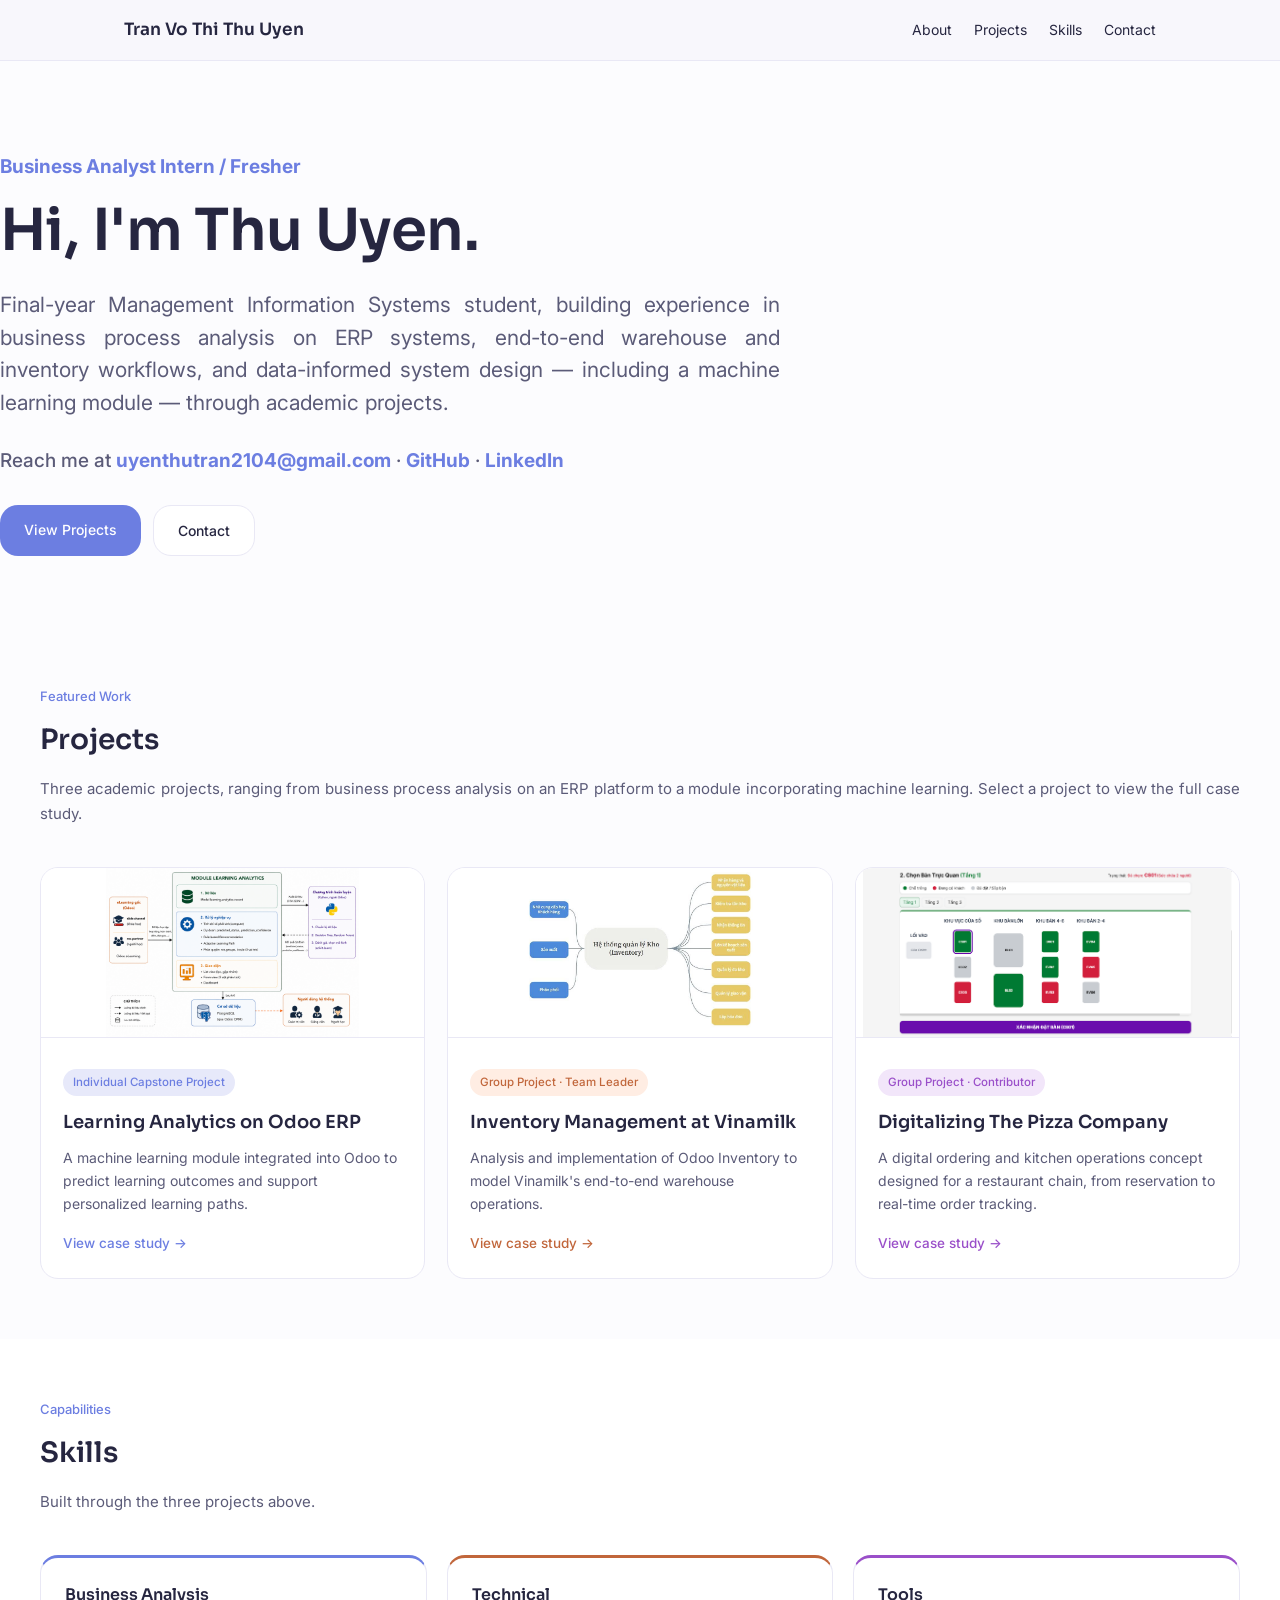
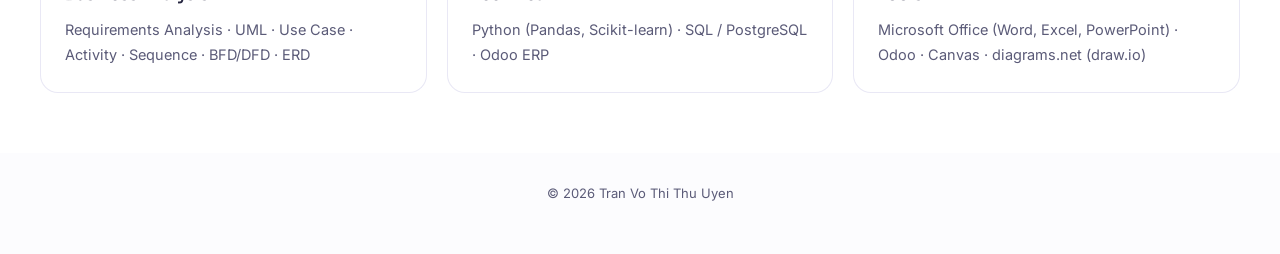
<file: index.html>
<!DOCTYPE html>
<html lang="en">
<head>
<meta charset="UTF-8">
<meta name="viewport" content="width=device-width, initial-scale=1.0">
<title>Tran Vo Thi Thu Uyen | Business Analyst Portfolio</title>
<link rel="preconnect" href="https://fonts.googleapis.com">
<link rel="preconnect" href="https://fonts.gstatic.com" crossorigin>
<link href="https://fonts.googleapis.com/css2?family=Sora:wght@500;600;700&family=Inter:wght@400;500;600&display=swap" rel="stylesheet">
<link rel="stylesheet" href="styles.css">
</head>
<body>

<nav>
  <div class="nav-inner">
    <a class="nav-name" href="index.html">Tran Vo Thi Thu Uyen</a>
    <div class="nav-links">
      <a href="#about">About</a>
      <a href="#projects">Projects</a>
      <a href="#skills">Skills</a>
      <a href="#contact">Contact</a>
    </div>
  </div>
</nav>

<header class="hero container" id="about">
  <p class="eyebrow">Business Analyst Intern / Fresher</p>
  <h1>Hi, I'm Thu Uyen.</h1>
  <p class="tagline">Final-year Management Information Systems student, building experience in business process analysis on ERP systems, end-to-end warehouse and inventory workflows, and data-informed system design &mdash; including a machine learning module &mdash; through academic projects.</p>
  <p class="contact-line" id="contact">Reach me at <a href="mailto:uyenthutran2104@gmail.com">uyenthutran2104@gmail.com</a> &middot; <a href="https://github.com/thuuyen23003-blip" target="_blank" rel="noopener">GitHub</a> &middot; <a href="https://www.linkedin.com/in/uyen-tran-vo-thi-thu-7167b03a8/" target="_blank" rel="noopener">LinkedIn</a></p>
  <div class="cta-row">
    <a class="cta primary" href="#projects">View Projects</a>
    <a class="cta secondary" href="mailto:uyenthutran2104@gmail.com">Contact</a>
  </div>
</header>

<section id="projects">
  <div class="container">
    <p class="section-eyebrow">Featured Work</p>
    <h2>Projects</h2>
    <p class="section-intro">Three academic projects, ranging from business process analysis on an ERP platform to a module incorporating machine learning. Select a project to view the full case study.</p>

    <div class="project-grid">

      <a class="project-card p1" href="projects/learning-analytics.html">
        <img class="thumb" src="images/learning-analytics/01-kien-truc-tong-the.png" alt="Learning Analytics on Odoo ERP">
        <div class="card-body">
          <span class="case-tag">Individual Capstone Project</span>
          <h3>Learning Analytics on Odoo ERP</h3>
          <p>A machine learning module integrated into Odoo to predict learning outcomes and support personalized learning paths.</p>
          <span class="view-link">View case study &rarr;</span>
        </div>
      </a>

      <a class="project-card p2" href="projects/vinamilk-inventory.html">
        <img class="thumb" src="images/vinamilk-inventory/01-so-do-tong-quan-inventory.jpg" alt="Inventory Management at Vinamilk">
        <div class="card-body">
          <span class="case-tag">Group Project &middot; Team Leader</span>
          <h3>Inventory Management at Vinamilk</h3>
          <p>Analysis and implementation of Odoo Inventory to model Vinamilk's end-to-end warehouse operations.</p>
          <span class="view-link">View case study &rarr;</span>
        </div>
      </a>

      <a class="project-card p3" href="projects/pizza-company.html">
        <img class="thumb" src="images/pizza-company/01b-dat-ban-chon-ban-theo-so-do.png" alt="Digitalizing The Pizza Company">
        <div class="card-body">
          <span class="case-tag">Group Project &middot; Contributor</span>
          <h3>Digitalizing The Pizza Company</h3>
          <p>A digital ordering and kitchen operations concept designed for a restaurant chain, from reservation to real-time order tracking.</p>
          <span class="view-link">View case study &rarr;</span>
        </div>
      </a>

    </div>
  </div>
</section>

<section class="alt" id="skills">
  <div class="container">
    <p class="section-eyebrow">Capabilities</p>
    <h2>Skills</h2>
    <p class="section-intro">Built through the three projects above.</p>
    <div class="skills-grid">
      <div class="skill-card sk1">
        <h4>Business Analysis</h4>
        <p>Requirements Analysis &middot; UML &middot; Use Case &middot; Activity &middot; Sequence &middot; BFD/DFD &middot; ERD</p>
      </div>
      <div class="skill-card sk2">
        <h4>Technical</h4>
        <p>Python (Pandas, Scikit-learn) &middot; SQL / PostgreSQL &middot; Odoo ERP</p>
      </div>
      <div class="skill-card sk3">
        <h4>Tools</h4>
        <p>Microsoft Office (Word, Excel, PowerPoint) &middot; Odoo &middot; Canvas &middot; diagrams.net (draw.io)</p>
      </div>
    </div>
  </div>
</section>

<footer>
  &copy; 2026 Tran Vo Thi Thu Uyen
</footer>

</body>
</html>
</file>
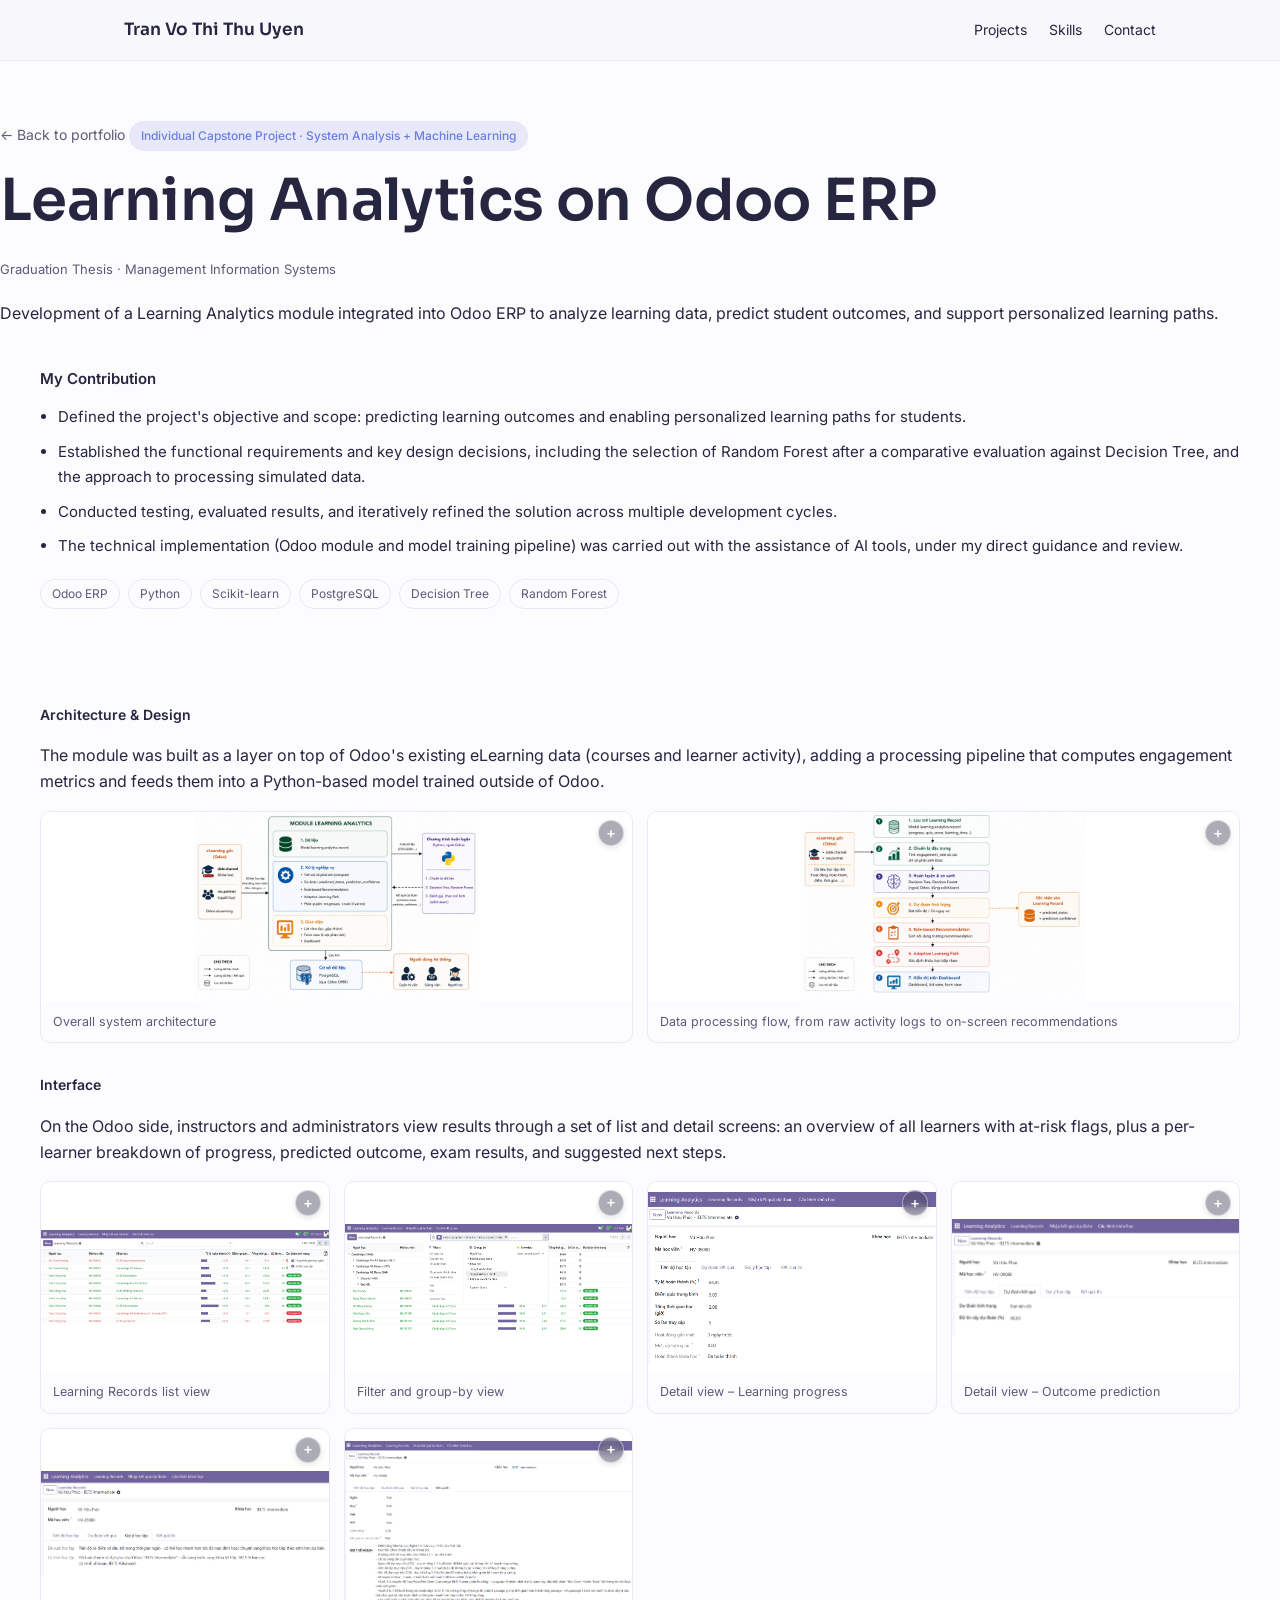
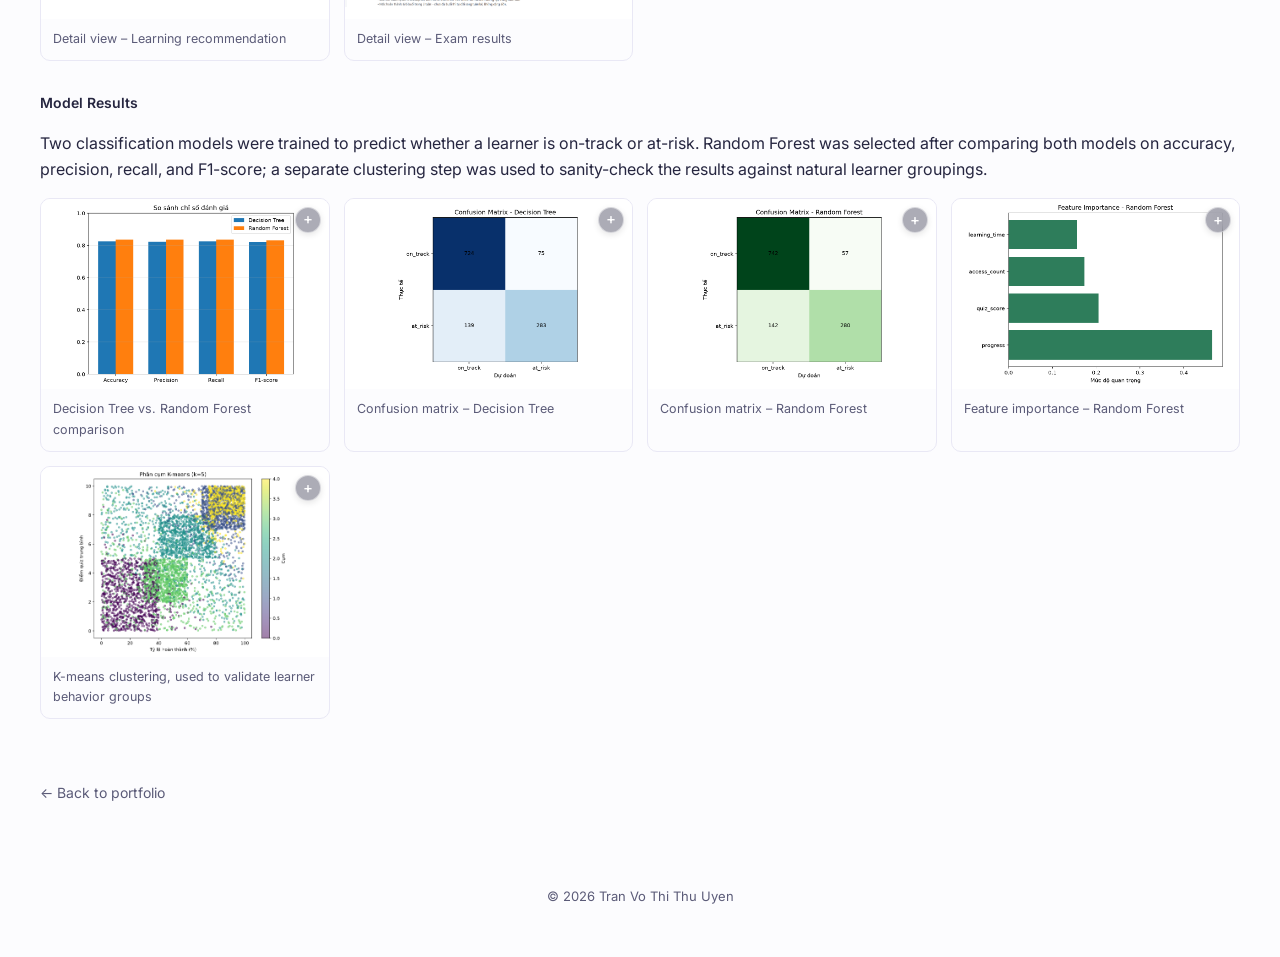
<file: projects/learning-analytics.html>
<!DOCTYPE html>
<html lang="en">
<head>
<meta charset="UTF-8">
<meta name="viewport" content="width=device-width, initial-scale=1.0">
<title>Learning Analytics on Odoo ERP | Tran Vo Thi Thu Uyen</title>
<link rel="preconnect" href="https://fonts.googleapis.com">
<link rel="preconnect" href="https://fonts.gstatic.com" crossorigin>
<link href="https://fonts.googleapis.com/css2?family=Sora:wght@500;600;700&family=Inter:wght@400;500;600&display=swap" rel="stylesheet">
<link rel="stylesheet" href="../styles.css">
</head>
<body class="theme-p1">

<nav>
  <div class="nav-inner">
    <a class="nav-name" href="../index.html">Tran Vo Thi Thu Uyen</a>
    <div class="nav-links">
      <a href="../index.html#projects">Projects</a>
      <a href="../index.html#skills">Skills</a>
      <a href="../index.html#contact">Contact</a>
    </div>
  </div>
</nav>

<header class="case-header container">
  <a class="back-link" href="../index.html">&larr; Back to portfolio</a>
  <span class="case-tag">Individual Capstone Project &middot; System Analysis + Machine Learning</span>
  <h1>Learning Analytics on Odoo ERP</h1>
  <p class="case-meta">Graduation Thesis &middot; Management Information Systems</p>
  <p class="desc">Development of a Learning Analytics module integrated into Odoo ERP to analyze learning data, predict student outcomes, and support personalized learning paths.</p>
</header>

<div class="container">
  <div class="case-block" style="padding-top:10px;">
    <h4>My Contribution</h4>
    <ul class="contribution-list">
      <li>Defined the project's objective and scope: predicting learning outcomes and enabling personalized learning paths for students.</li>
      <li>Established the functional requirements and key design decisions, including the selection of Random Forest after a comparative evaluation against Decision Tree, and the approach to processing simulated data.</li>
      <li>Conducted testing, evaluated results, and iteratively refined the solution across multiple development cycles.</li>
      <li>The technical implementation (Odoo module and model training pipeline) was carried out with the assistance of AI tools, under my direct guidance and review.</li>
    </ul>
    <div class="stack-tags">
      <span>Odoo ERP</span><span>Python</span><span>Scikit-learn</span><span>PostgreSQL</span><span>Decision Tree</span><span>Random Forest</span>
    </div>
  </div>

  <div class="case-block">
    <p class="subgroup-label">Architecture &amp; Design</p>
    <p>The module was built as a layer on top of Odoo's existing eLearning data (courses and learner activity), adding a processing pipeline that computes engagement metrics and feeds them into a Python-based model trained outside of Odoo.</p>
    <div class="gallery">
      <figure><img src="../images/learning-analytics/01-kien-truc-tong-the.png" alt="Overall system architecture" loading="lazy"><figcaption>Overall system architecture</figcaption></figure>
      <figure><img src="../images/learning-analytics/02-luong-xu-ly-du-lieu.png" alt="Data processing flow" loading="lazy"><figcaption>Data processing flow, from raw activity logs to on-screen recommendations</figcaption></figure>
    </div>

    <p class="subgroup-label">Interface</p>
    <p>On the Odoo side, instructors and administrators view results through a set of list and detail screens: an overview of all learners with at-risk flags, plus a per-learner breakdown of progress, predicted outcome, exam results, and suggested next steps.</p>
    <div class="gallery">
      <figure><img src="../images/learning-analytics/03-giao-dien-danh-sach.png" alt="Learning Records list view" loading="lazy"><figcaption>Learning Records list view</figcaption></figure>
      <figure><img src="../images/learning-analytics/12-giao-dien-bo-loc-va-gop-nhom.png" alt="Filter and group-by view" loading="lazy"><figcaption>Filter and group-by view</figcaption></figure>
      <figure><img src="../images/learning-analytics/04-giao-dien-tien-do-hoc-tap.png" alt="Learning progress detail view" loading="lazy"><figcaption>Detail view &ndash; Learning progress</figcaption></figure>
      <figure><img src="../images/learning-analytics/05-giao-dien-du-doan-ket-qua.png" alt="Outcome prediction detail view" loading="lazy"><figcaption>Detail view &ndash; Outcome prediction</figcaption></figure>
      <figure><img src="../images/learning-analytics/10-giao-dien-goi-y-hoc-tap.png" alt="Learning recommendation view" loading="lazy"><figcaption>Detail view &ndash; Learning recommendation</figcaption></figure>
      <figure><img src="../images/learning-analytics/11-giao-dien-ket-qua-thi.png" alt="Exam results view" loading="lazy"><figcaption>Detail view &ndash; Exam results</figcaption></figure>
    </div>

    <p class="subgroup-label">Model Results</p>
    <p>Two classification models were trained to predict whether a learner is on-track or at-risk. Random Forest was selected after comparing both models on accuracy, precision, recall, and F1-score; a separate clustering step was used to sanity-check the results against natural learner groupings.</p>
    <div class="gallery">
      <figure><img src="../images/learning-analytics/06-so-sanh-chi-so-mo-hinh.png" alt="Model metric comparison" loading="lazy"><figcaption>Decision Tree vs. Random Forest comparison</figcaption></figure>
      <figure><img src="../images/learning-analytics/07-confusion-matrix-decision-tree.png" alt="Confusion matrix Decision Tree" loading="lazy"><figcaption>Confusion matrix &ndash; Decision Tree</figcaption></figure>
      <figure><img src="../images/learning-analytics/08-confusion-matrix-random-forest.png" alt="Confusion matrix Random Forest" loading="lazy"><figcaption>Confusion matrix &ndash; Random Forest</figcaption></figure>
      <figure><img src="../images/learning-analytics/09-feature-importance.png" alt="Feature importance" loading="lazy"><figcaption>Feature importance &ndash; Random Forest</figcaption></figure>
      <figure><img src="../images/learning-analytics/13-ket-qua-kmeans.png" alt="K-means clustering result" loading="lazy"><figcaption>K-means clustering, used to validate learner behavior groups</figcaption></figure>
    </div>
  </div>

  <div class="case-block">
    <a class="back-link" href="../index.html">&larr; Back to portfolio</a>
  </div>
</div>

<footer>&copy; 2026 Tran Vo Thi Thu Uyen</footer>

<script src="../lightbox.js"></script>
</body>
</html>
</file>
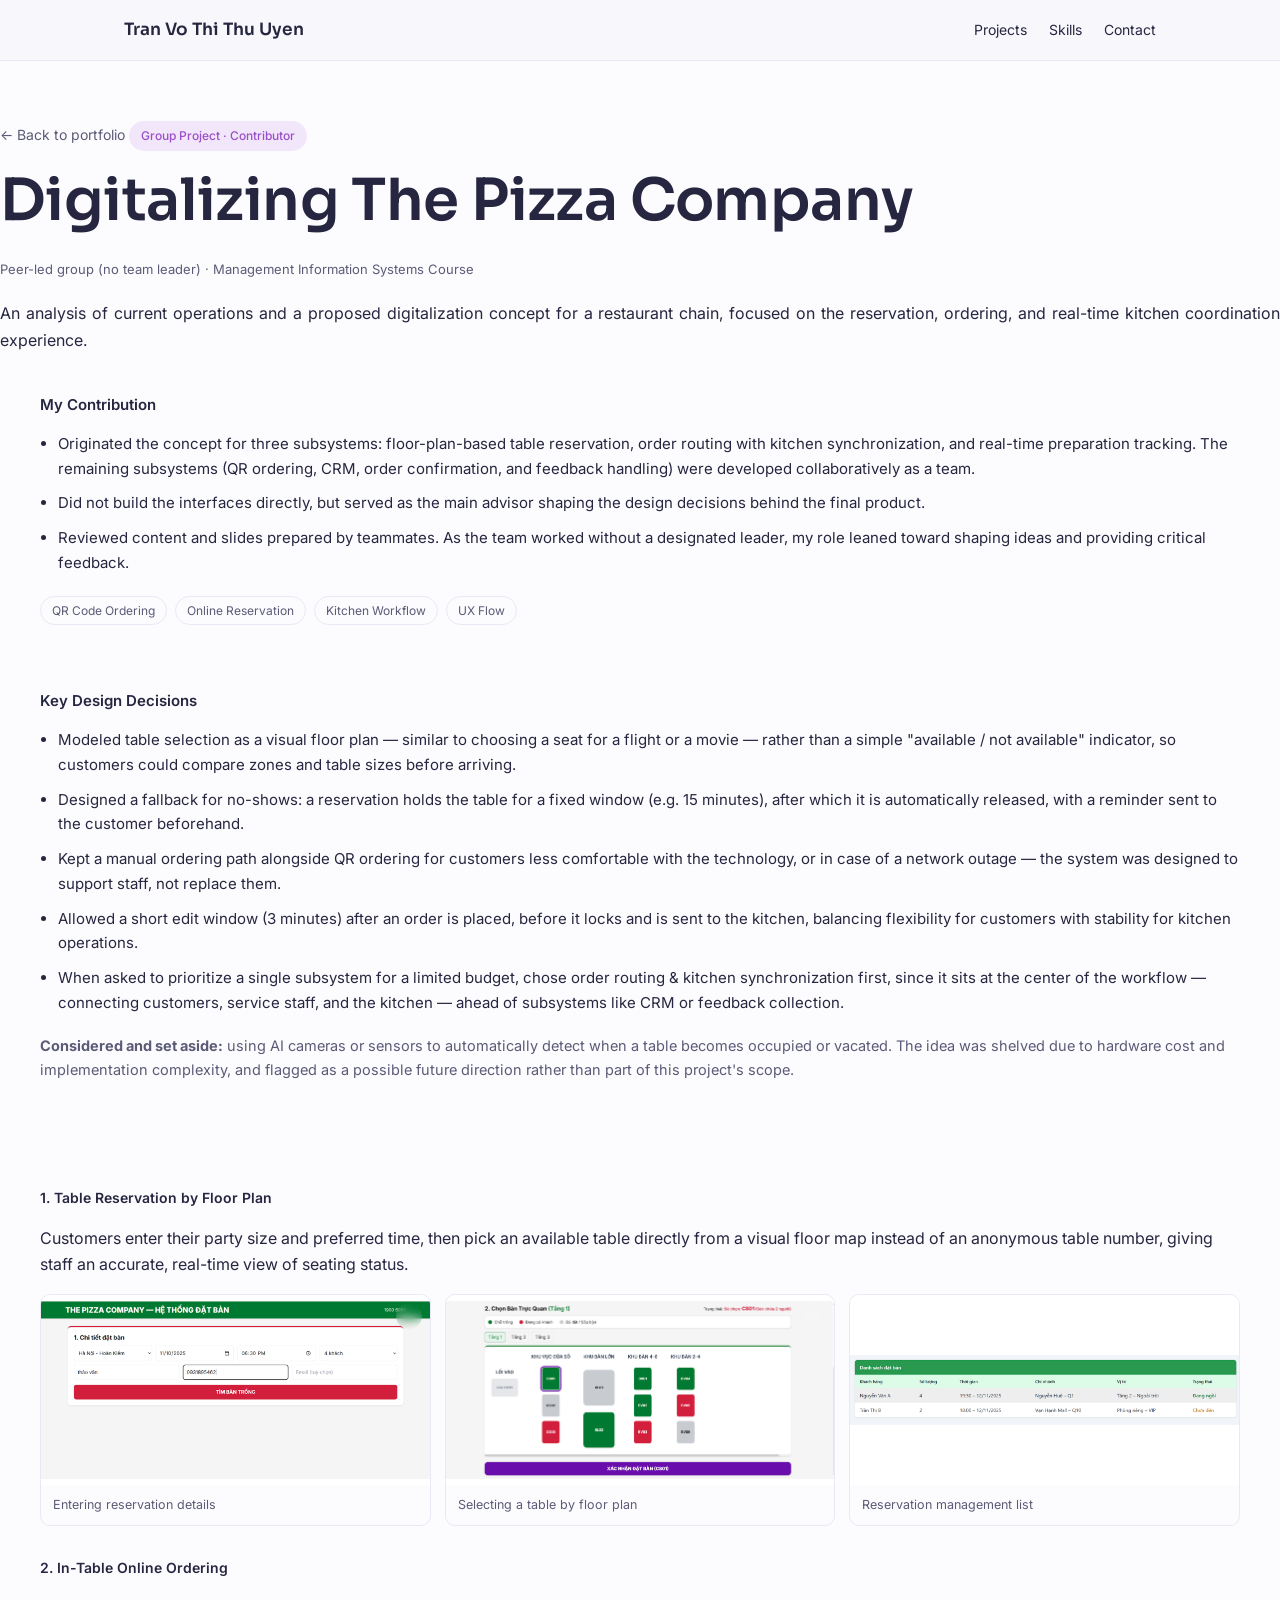
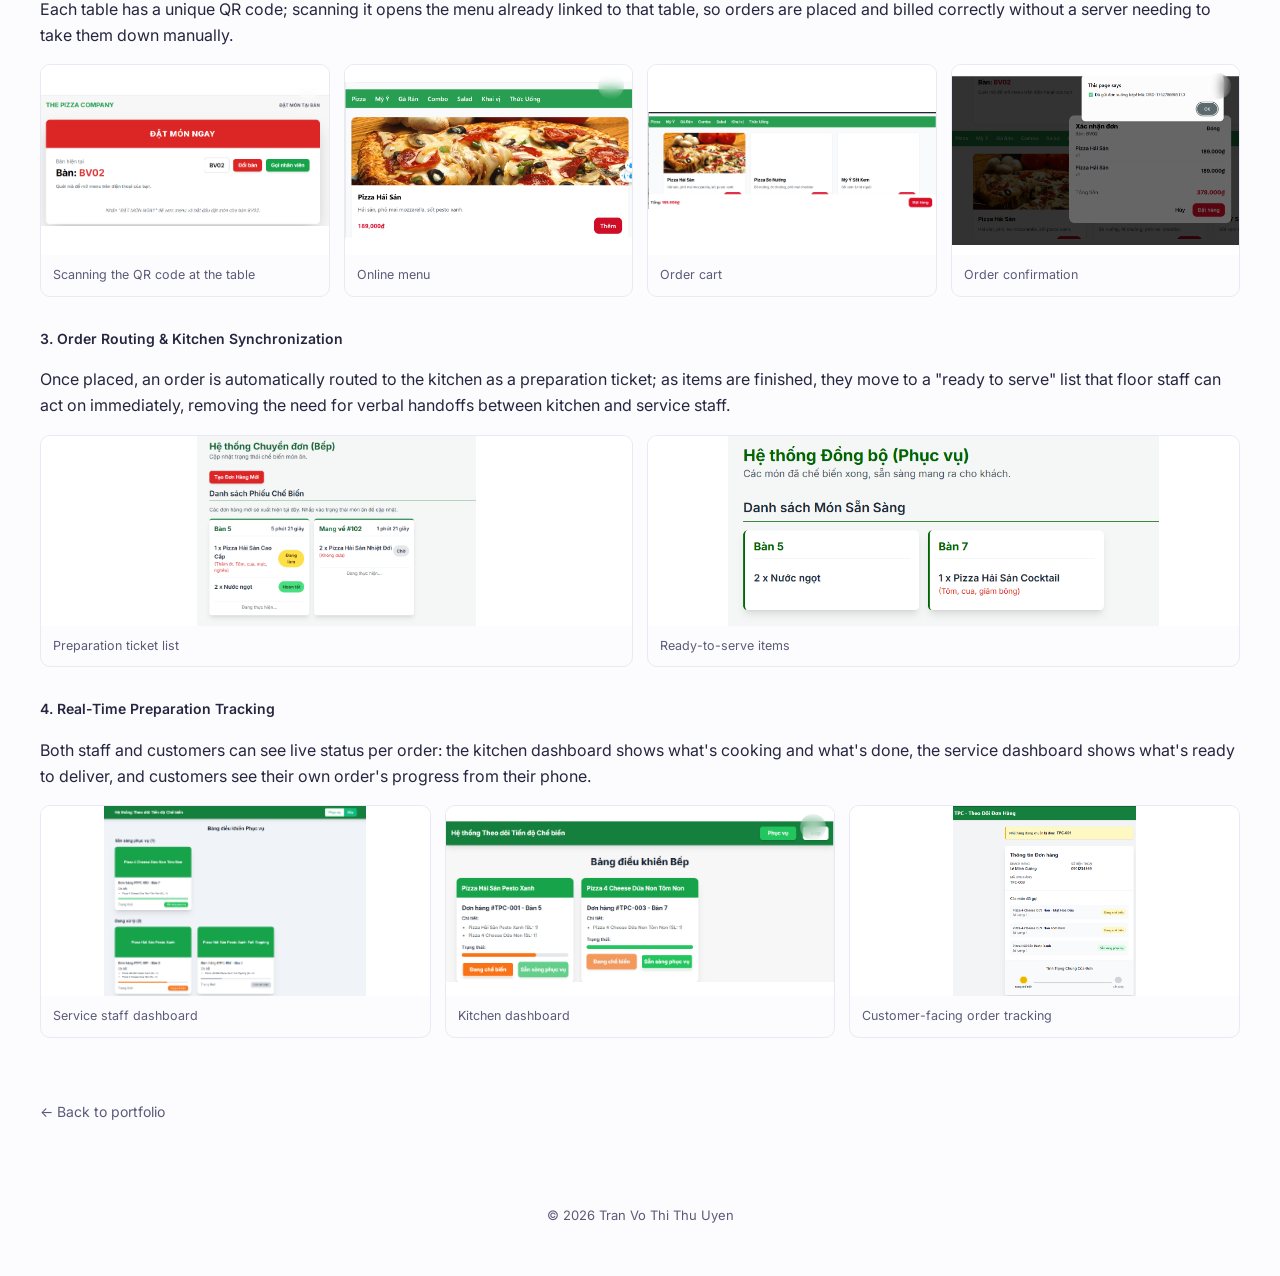
<file: projects/pizza-company.html>
<!DOCTYPE html>
<html lang="en">
<head>
<meta charset="UTF-8">
<meta name="viewport" content="width=device-width, initial-scale=1.0">
<title>Digitalizing The Pizza Company | Tran Vo Thi Thu Uyen</title>
<link rel="preconnect" href="https://fonts.googleapis.com">
<link rel="preconnect" href="https://fonts.gstatic.com" crossorigin>
<link href="https://fonts.googleapis.com/css2?family=Sora:wght@500;600;700&family=Inter:wght@400;500;600&display=swap" rel="stylesheet">
<link rel="stylesheet" href="../styles.css">
</head>
<body class="theme-p3">

<nav>
  <div class="nav-inner">
    <a class="nav-name" href="../index.html">Tran Vo Thi Thu Uyen</a>
    <div class="nav-links">
      <a href="../index.html#projects">Projects</a>
      <a href="../index.html#skills">Skills</a>
      <a href="../index.html#contact">Contact</a>
    </div>
  </div>
</nav>

<header class="case-header container">
  <a class="back-link" href="../index.html">&larr; Back to portfolio</a>
  <span class="case-tag">Group Project &middot; Contributor</span>
  <h1>Digitalizing The Pizza Company</h1>
  <p class="case-meta">Peer-led group (no team leader) &middot; Management Information Systems Course</p>
  <p class="desc">An analysis of current operations and a proposed digitalization concept for a restaurant chain, focused on the reservation, ordering, and real-time kitchen coordination experience.</p>
</header>

<div class="container">
  <div class="case-block" style="padding-top:10px;">
    <h4>My Contribution</h4>
    <ul class="contribution-list">
      <li>Originated the concept for three subsystems: floor-plan-based table reservation, order routing with kitchen synchronization, and real-time preparation tracking. The remaining subsystems (QR ordering, CRM, order confirmation, and feedback handling) were developed collaboratively as a team.</li>
      <li>Did not build the interfaces directly, but served as the main advisor shaping the design decisions behind the final product.</li>
      <li>Reviewed content and slides prepared by teammates. As the team worked without a designated leader, my role leaned toward shaping ideas and providing critical feedback.</li>
    </ul>
    <div class="stack-tags">
      <span>QR Code Ordering</span><span>Online Reservation</span><span>Kitchen Workflow</span><span>UX Flow</span>
    </div>
  </div>

  <div class="case-block">
    <h4>Key Design Decisions</h4>
    <ul class="contribution-list">
      <li>Modeled table selection as a visual floor plan &mdash; similar to choosing a seat for a flight or a movie &mdash; rather than a simple "available / not available" indicator, so customers could compare zones and table sizes before arriving.</li>
      <li>Designed a fallback for no-shows: a reservation holds the table for a fixed window (e.g. 15 minutes), after which it is automatically released, with a reminder sent to the customer beforehand.</li>
      <li>Kept a manual ordering path alongside QR ordering for customers less comfortable with the technology, or in case of a network outage &mdash; the system was designed to support staff, not replace them.</li>
      <li>Allowed a short edit window (3 minutes) after an order is placed, before it locks and is sent to the kitchen, balancing flexibility for customers with stability for kitchen operations.</li>
      <li>When asked to prioritize a single subsystem for a limited budget, chose order routing &amp; kitchen synchronization first, since it sits at the center of the workflow &mdash; connecting customers, service staff, and the kitchen &mdash; ahead of subsystems like CRM or feedback collection.</li>
    </ul>
    <p style="font-size:14.5px; color:var(--muted); margin-top:18px;"><strong>Considered and set aside:</strong> using AI cameras or sensors to automatically detect when a table becomes occupied or vacated. The idea was shelved due to hardware cost and implementation complexity, and flagged as a possible future direction rather than part of this project's scope.</p>
  </div>

  <div class="case-block">
    <p class="subgroup-label">1. Table Reservation by Floor Plan</p>
    <p>Customers enter their party size and preferred time, then pick an available table directly from a visual floor map instead of an anonymous table number, giving staff an accurate, real-time view of seating status.</p>
    <div class="gallery">
      <figure><img src="../images/pizza-company/01a-dat-ban-nhap-thong-tin.png" alt="Reservation details form" loading="lazy"><figcaption>Entering reservation details</figcaption></figure>
      <figure><img src="../images/pizza-company/01b-dat-ban-chon-ban-theo-so-do.png" alt="Selecting a table on the floor plan" loading="lazy"><figcaption>Selecting a table by floor plan</figcaption></figure>
      <figure><img src="../images/pizza-company/01c-dat-ban-danh-sach-quan-ly.png" alt="Reservation management list" loading="lazy"><figcaption>Reservation management list</figcaption></figure>
    </div>

    <p class="subgroup-label">2. In-Table Online Ordering</p>
    <p>Each table has a unique QR code; scanning it opens the menu already linked to that table, so orders are placed and billed correctly without a server needing to take them down manually.</p>
    <div class="gallery">
      <figure><img src="../images/pizza-company/02a-dat-mon-quet-ma-qr.png" alt="QR code scan at table" loading="lazy"><figcaption>Scanning the QR code at the table</figcaption></figure>
      <figure><img src="../images/pizza-company/02b-dat-mon-thuc-don.png" alt="Online menu" loading="lazy"><figcaption>Online menu</figcaption></figure>
      <figure><img src="../images/pizza-company/02c-dat-mon-gio-hang.png" alt="Order cart" loading="lazy"><figcaption>Order cart</figcaption></figure>
      <figure><img src="../images/pizza-company/02d-dat-mon-xac-nhan-don.png" alt="Order confirmation" loading="lazy"><figcaption>Order confirmation</figcaption></figure>
    </div>

    <p class="subgroup-label">3. Order Routing &amp; Kitchen Synchronization</p>
    <p>Once placed, an order is automatically routed to the kitchen as a preparation ticket; as items are finished, they move to a "ready to serve" list that floor staff can act on immediately, removing the need for verbal handoffs between kitchen and service staff.</p>
    <div class="gallery">
      <figure><img src="../images/pizza-company/03a-chuyen-don-phieu-che-bien.png" alt="Preparation ticket list" loading="lazy"><figcaption>Preparation ticket list</figcaption></figure>
      <figure><img src="../images/pizza-company/03b-chuyen-don-mon-san-sang.png" alt="Ready-to-serve items" loading="lazy"><figcaption>Ready-to-serve items</figcaption></figure>
    </div>

    <p class="subgroup-label">4. Real-Time Preparation Tracking</p>
    <p>Both staff and customers can see live status per order: the kitchen dashboard shows what's cooking and what's done, the service dashboard shows what's ready to deliver, and customers see their own order's progress from their phone.</p>
    <div class="gallery">
      <figure><img src="../images/pizza-company/04a-tien-do-bang-dieu-khien-phuc-vu.png" alt="Service staff dashboard" loading="lazy"><figcaption>Service staff dashboard</figcaption></figure>
      <figure><img src="../images/pizza-company/04b-tien-do-bang-dieu-khien-bep.png" alt="Kitchen dashboard" loading="lazy"><figcaption>Kitchen dashboard</figcaption></figure>
      <figure><img src="../images/pizza-company/04c-tien-do-phia-khach-hang.png" alt="Customer-facing order tracking" loading="lazy"><figcaption>Customer-facing order tracking</figcaption></figure>
    </div>
  </div>

  <div class="case-block">
    <a class="back-link" href="../index.html">&larr; Back to portfolio</a>
  </div>
</div>

<footer>&copy; 2026 Tran Vo Thi Thu Uyen</footer>

<script src="../lightbox.js"></script>
</body>
</html>
</file>
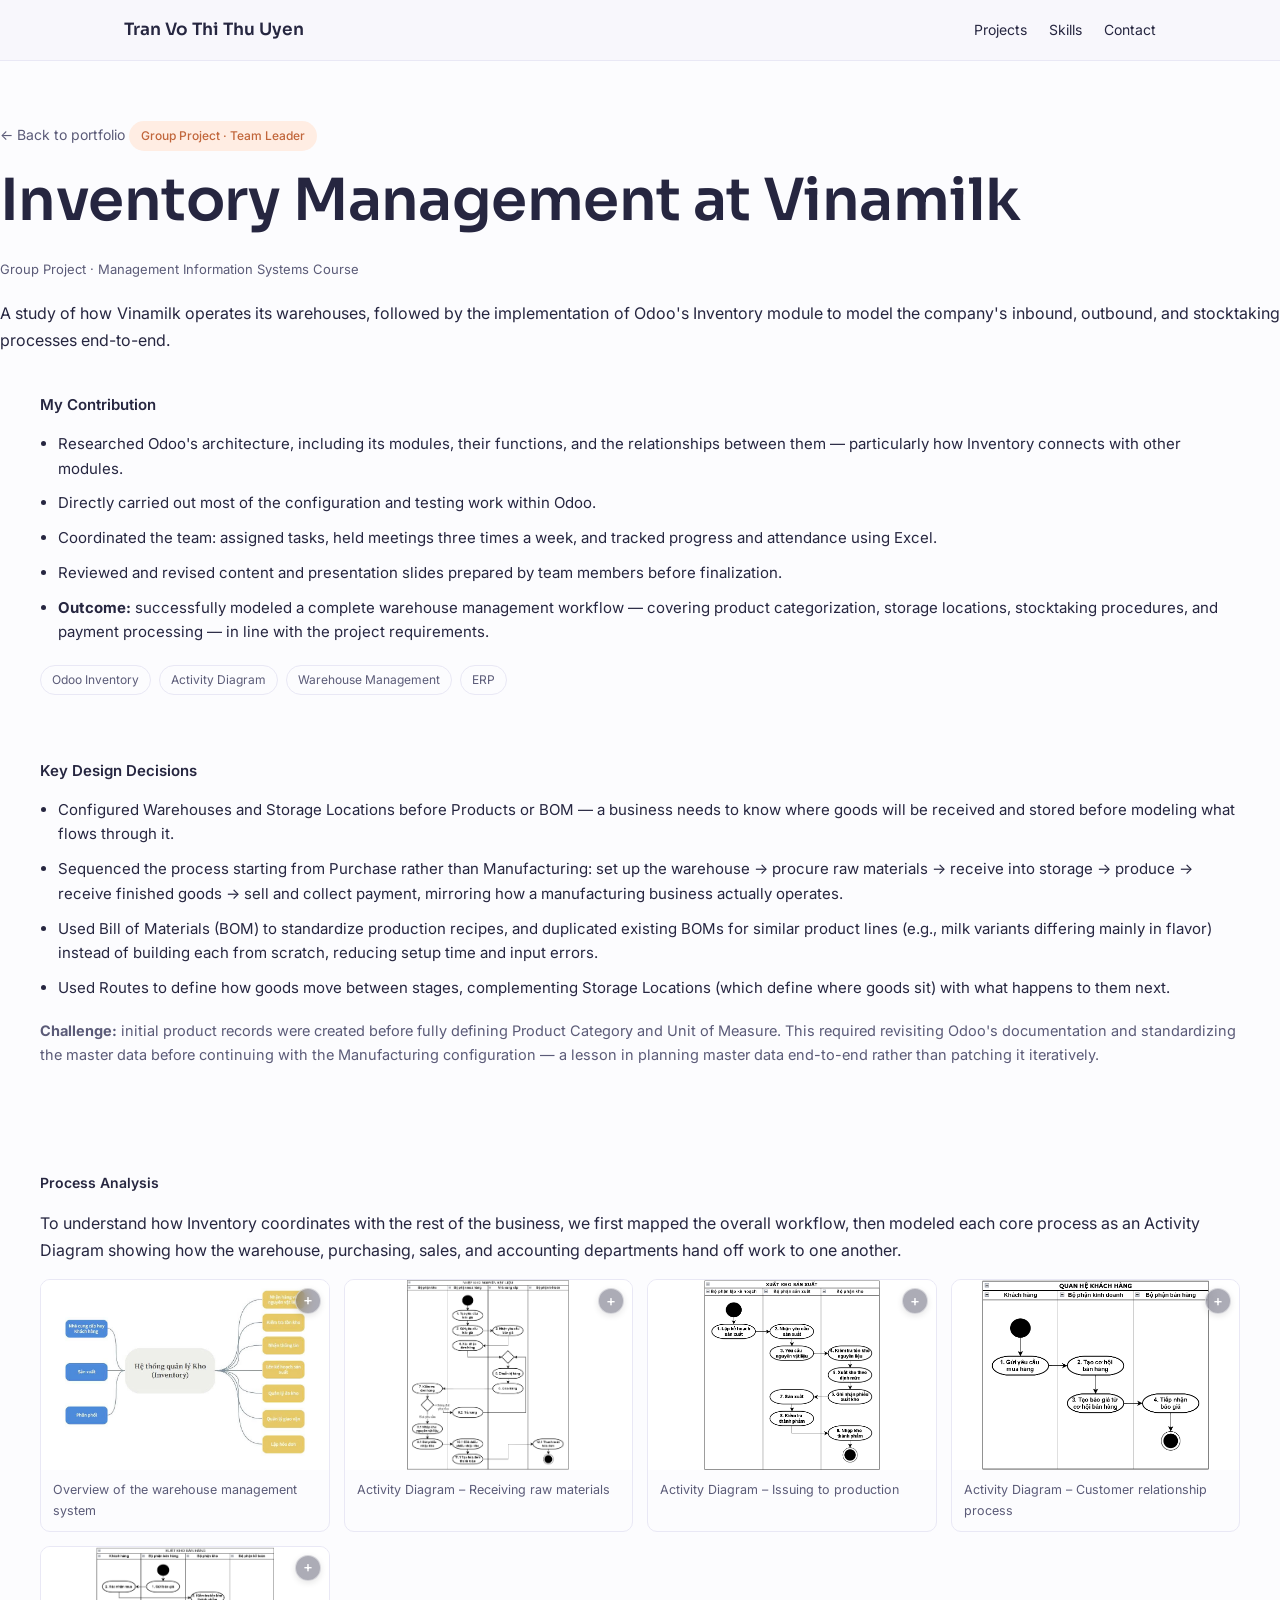
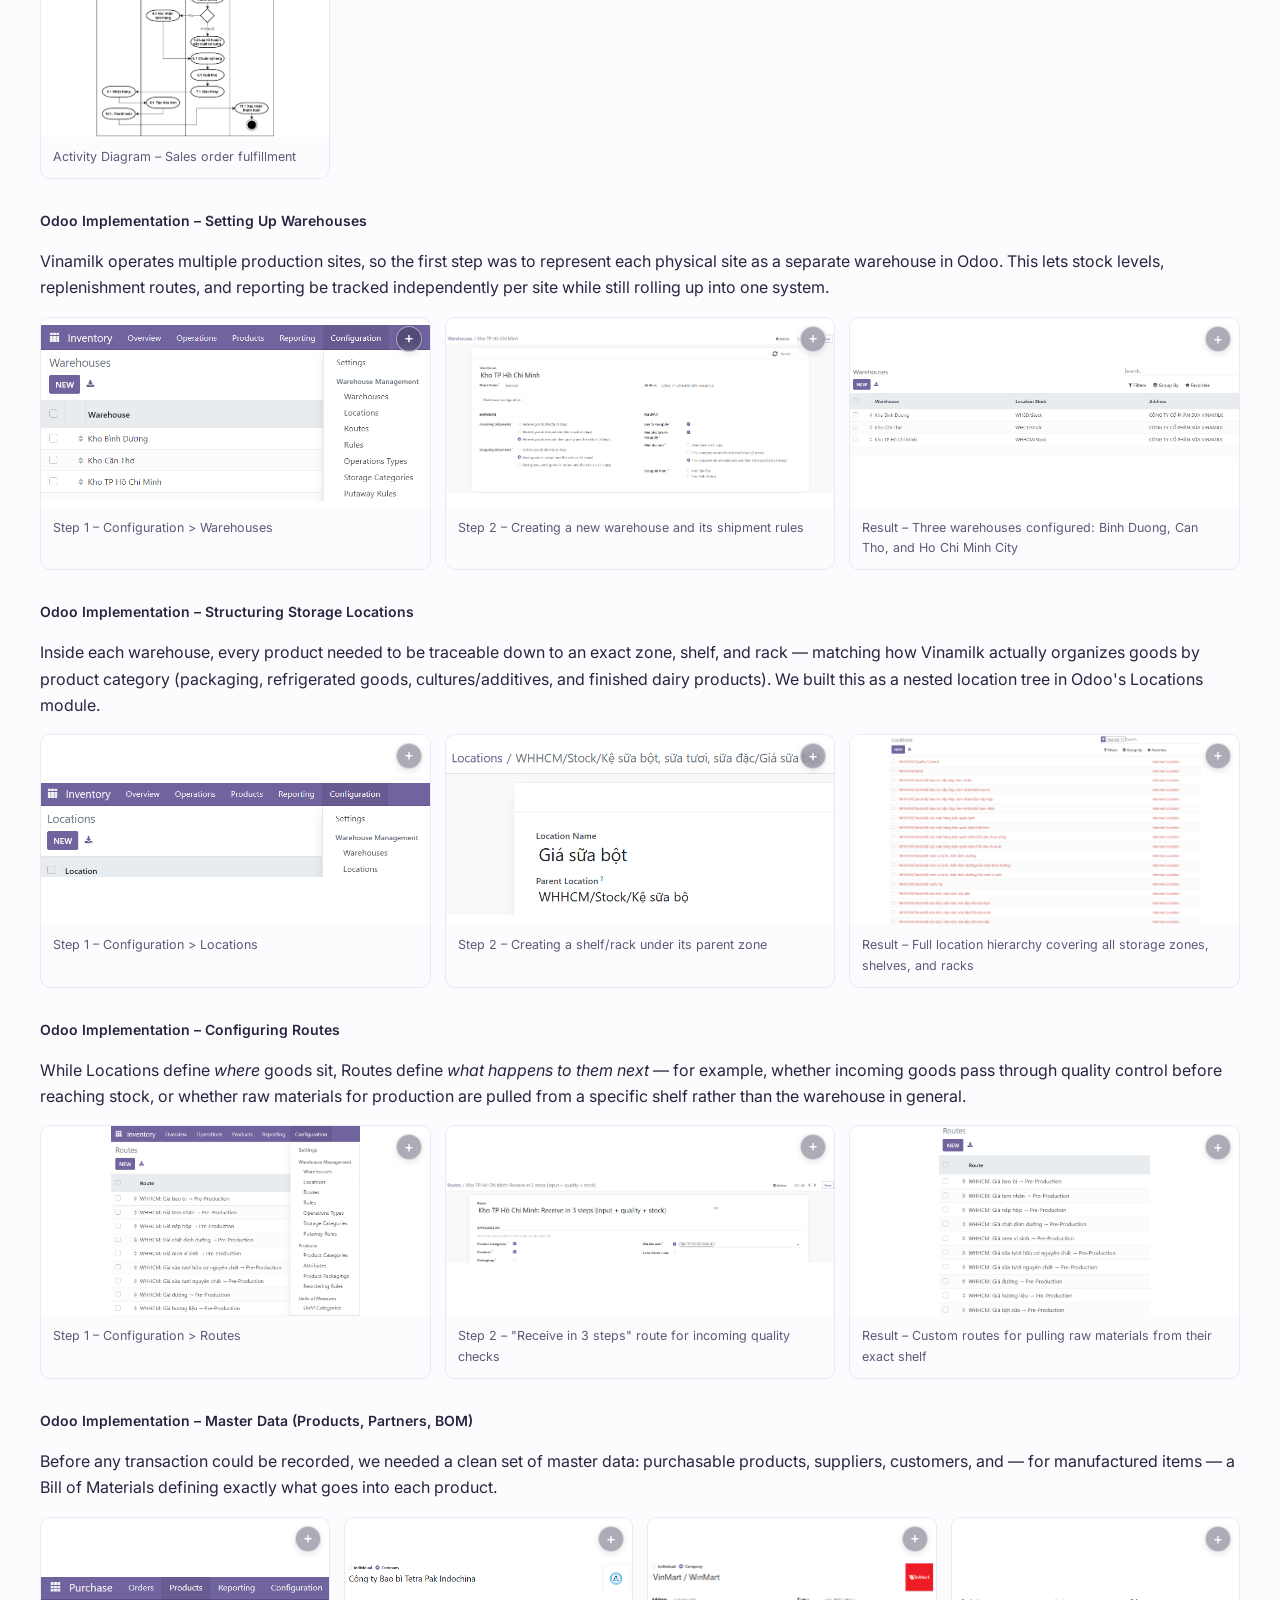
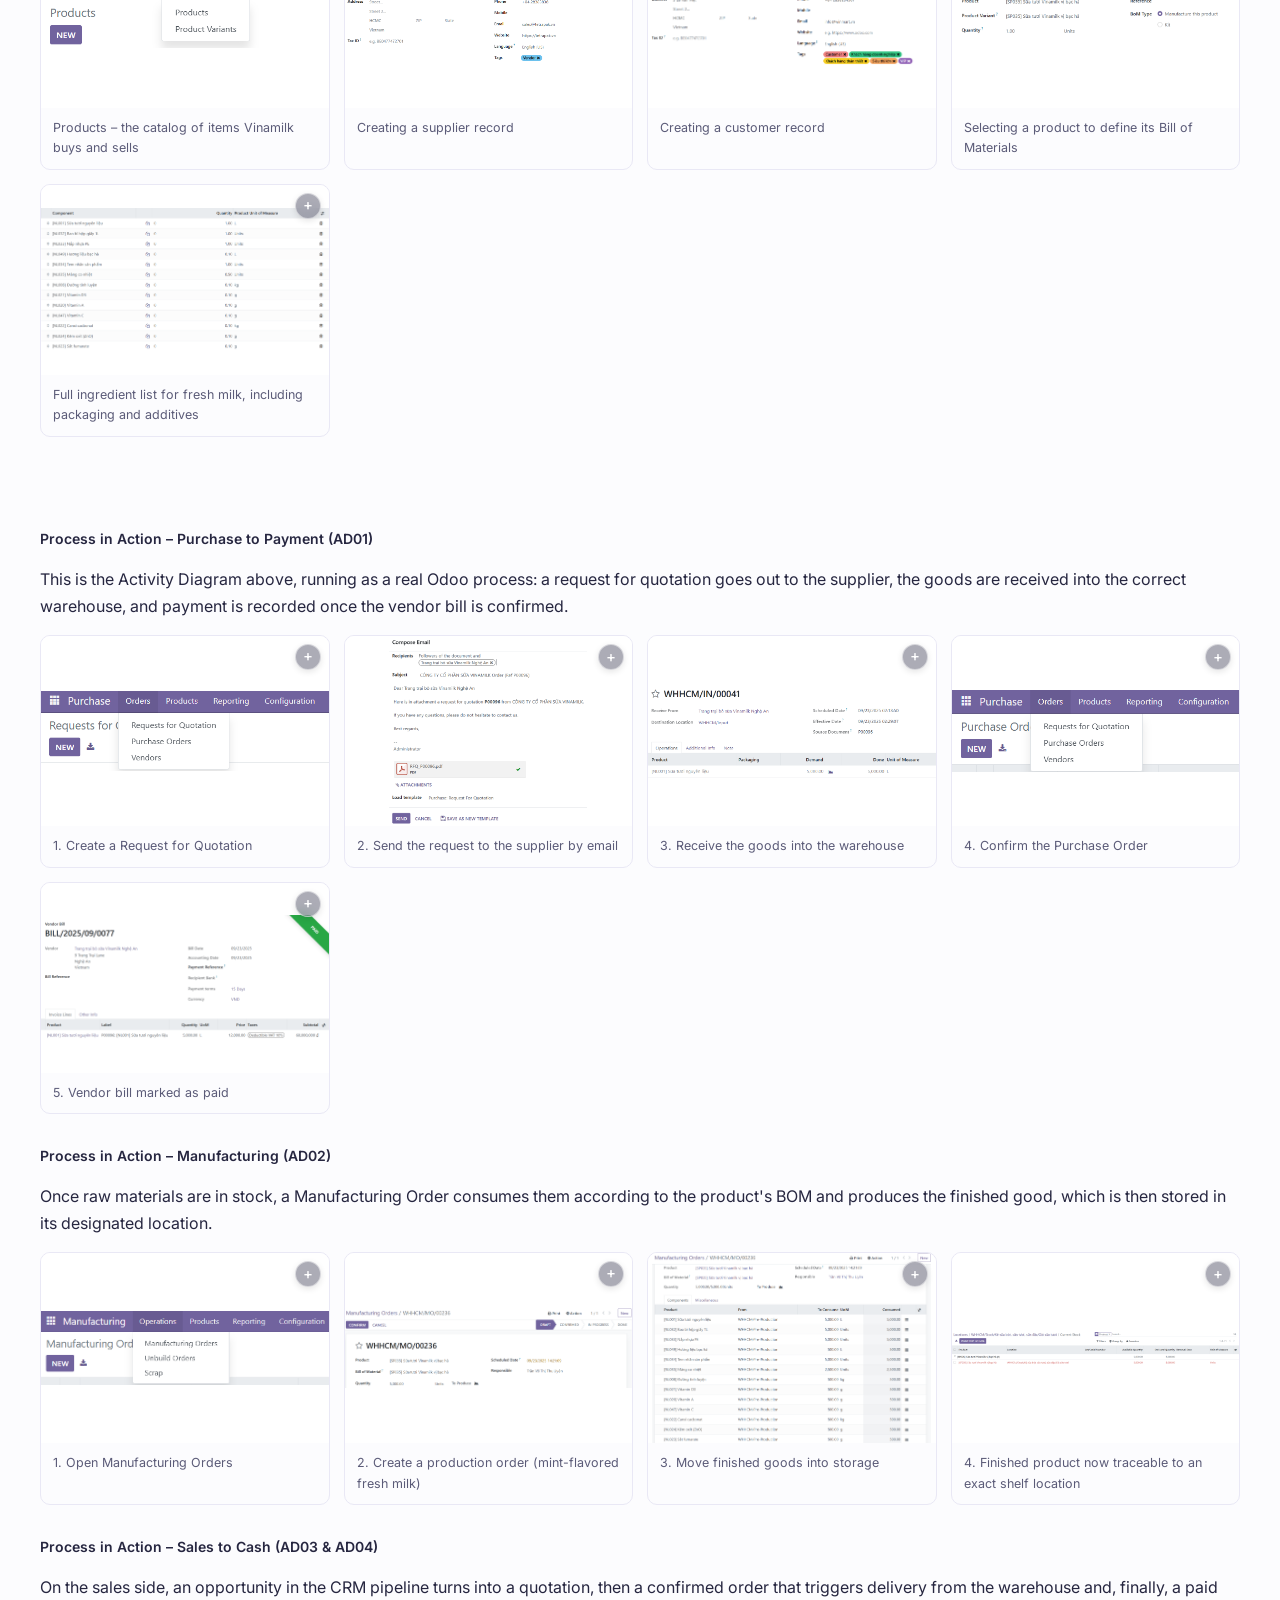
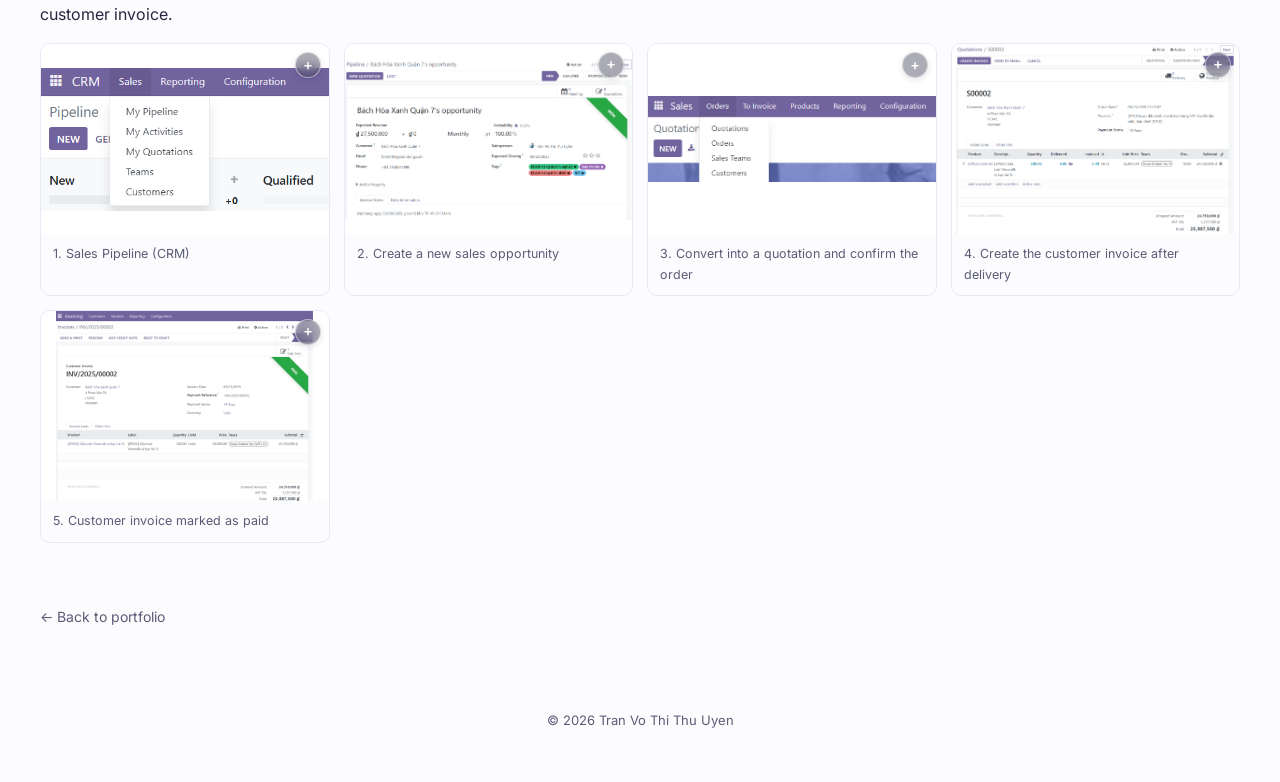
<file: projects/vinamilk-inventory.html>
<!DOCTYPE html>
<html lang="en">
<head>
<meta charset="UTF-8">
<meta name="viewport" content="width=device-width, initial-scale=1.0">
<title>Inventory Management at Vinamilk | Tran Vo Thi Thu Uyen</title>
<link rel="preconnect" href="https://fonts.googleapis.com">
<link rel="preconnect" href="https://fonts.gstatic.com" crossorigin>
<link href="https://fonts.googleapis.com/css2?family=Sora:wght@500;600;700&family=Inter:wght@400;500;600&display=swap" rel="stylesheet">
<link rel="stylesheet" href="../styles.css">
</head>
<body class="theme-p2">

<nav>
  <div class="nav-inner">
    <a class="nav-name" href="../index.html">Tran Vo Thi Thu Uyen</a>
    <div class="nav-links">
      <a href="../index.html#projects">Projects</a>
      <a href="../index.html#skills">Skills</a>
      <a href="../index.html#contact">Contact</a>
    </div>
  </div>
</nav>

<header class="case-header container">
  <a class="back-link" href="../index.html">&larr; Back to portfolio</a>
  <span class="case-tag">Group Project &middot; Team Leader</span>
  <h1>Inventory Management at Vinamilk</h1>
  <p class="case-meta">Group Project &middot; Management Information Systems Course</p>
  <p class="desc">A study of how Vinamilk operates its warehouses, followed by the implementation of Odoo's Inventory module to model the company's inbound, outbound, and stocktaking processes end-to-end.</p>
</header>

<div class="container">
  <div class="case-block" style="padding-top:10px;">
    <h4>My Contribution</h4>
    <ul class="contribution-list">
      <li>Researched Odoo's architecture, including its modules, their functions, and the relationships between them &mdash; particularly how Inventory connects with other modules.</li>
      <li>Directly carried out most of the configuration and testing work within Odoo.</li>
      <li>Coordinated the team: assigned tasks, held meetings three times a week, and tracked progress and attendance using Excel.</li>
      <li>Reviewed and revised content and presentation slides prepared by team members before finalization.</li>
      <li><strong>Outcome:</strong> successfully modeled a complete warehouse management workflow &mdash; covering product categorization, storage locations, stocktaking procedures, and payment processing &mdash; in line with the project requirements.</li>
    </ul>
    <div class="stack-tags">
      <span>Odoo Inventory</span><span>Activity Diagram</span><span>Warehouse Management</span><span>ERP</span>
    </div>
  </div>

  <div class="case-block">
    <h4>Key Design Decisions</h4>
    <ul class="contribution-list">
      <li>Configured Warehouses and Storage Locations before Products or BOM &mdash; a business needs to know where goods will be received and stored before modeling what flows through it.</li>
      <li>Sequenced the process starting from Purchase rather than Manufacturing: set up the warehouse &rarr; procure raw materials &rarr; receive into storage &rarr; produce &rarr; receive finished goods &rarr; sell and collect payment, mirroring how a manufacturing business actually operates.</li>
      <li>Used Bill of Materials (BOM) to standardize production recipes, and duplicated existing BOMs for similar product lines (e.g., milk variants differing mainly in flavor) instead of building each from scratch, reducing setup time and input errors.</li>
      <li>Used Routes to define how goods move between stages, complementing Storage Locations (which define where goods sit) with what happens to them next.</li>
    </ul>
    <p style="font-size:14.5px; color:var(--muted); margin-top:18px;"><strong>Challenge:</strong> initial product records were created before fully defining Product Category and Unit of Measure. This required revisiting Odoo's documentation and standardizing the master data before continuing with the Manufacturing configuration &mdash; a lesson in planning master data end-to-end rather than patching it iteratively.</p>
  </div>

  <div class="case-block">
    <p class="subgroup-label">Process Analysis</p>
    <p>To understand how Inventory coordinates with the rest of the business, we first mapped the overall workflow, then modeled each core process as an Activity Diagram showing how the warehouse, purchasing, sales, and accounting departments hand off work to one another.</p>
    <div class="gallery">
      <figure><img src="../images/vinamilk-inventory/01-so-do-tong-quan-inventory.jpg" alt="Inventory system overview" loading="lazy"><figcaption>Overview of the warehouse management system</figcaption></figure>
      <figure><img src="../images/vinamilk-inventory/02-activity-nhap-kho-nvl.png" alt="Activity diagram receiving raw materials" loading="lazy"><figcaption>Activity Diagram &ndash; Receiving raw materials</figcaption></figure>
      <figure><img src="../images/vinamilk-inventory/03-activity-xuat-kho-san-xuat.png" alt="Activity diagram issuing to production" loading="lazy"><figcaption>Activity Diagram &ndash; Issuing to production</figcaption></figure>
      <figure><img src="../images/vinamilk-inventory/04-activity-crm.png" alt="Activity diagram CRM" loading="lazy"><figcaption>Activity Diagram &ndash; Customer relationship process</figcaption></figure>
      <figure><img src="../images/vinamilk-inventory/05-activity-xuat-kho-ban-hang.png" alt="Activity diagram sales fulfillment" loading="lazy"><figcaption>Activity Diagram &ndash; Sales order fulfillment</figcaption></figure>
    </div>

    <p class="subgroup-label">Odoo Implementation &ndash; Setting Up Warehouses</p>
    <p>Vinamilk operates multiple production sites, so the first step was to represent each physical site as a separate warehouse in Odoo. This lets stock levels, replenishment routes, and reporting be tracked independently per site while still rolling up into one system.</p>
    <div class="gallery">
      <figure><img src="../images/vinamilk-inventory/05a-mo-muc-warehouses.png" alt="Accessing the Warehouses menu" loading="lazy"><figcaption>Step 1 &ndash; Configuration &gt; Warehouses</figcaption></figure>
      <figure><img src="../images/vinamilk-inventory/05b-tao-kho-moi.png" alt="Creating a new warehouse" loading="lazy"><figcaption>Step 2 &ndash; Creating a new warehouse and its shipment rules</figcaption></figure>
      <figure><img src="../images/vinamilk-inventory/05c-danh-sach-3-kho.png" alt="List of created warehouses" loading="lazy"><figcaption>Result &ndash; Three warehouses configured: Binh Duong, Can Tho, and Ho Chi Minh City</figcaption></figure>
    </div>

    <p class="subgroup-label">Odoo Implementation &ndash; Structuring Storage Locations</p>
    <p>Inside each warehouse, every product needed to be traceable down to an exact zone, shelf, and rack &mdash; matching how Vinamilk actually organizes goods by product category (packaging, refrigerated goods, cultures/additives, and finished dairy products). We built this as a nested location tree in Odoo's Locations module.</p>
    <div class="gallery">
      <figure><img src="../images/vinamilk-inventory/06a-mo-muc-locations.png" alt="Accessing the Locations menu" loading="lazy"><figcaption>Step 1 &ndash; Configuration &gt; Locations</figcaption></figure>
      <figure><img src="../images/vinamilk-inventory/06b-tao-vi-tri-ke-gia.png" alt="Creating a new storage location" loading="lazy"><figcaption>Step 2 &ndash; Creating a shelf/rack under its parent zone</figcaption></figure>
      <figure><img src="../images/vinamilk-inventory/07-danh-sach-khu-vuc-ke-gia.png" alt="Full list of storage locations" loading="lazy"><figcaption>Result &ndash; Full location hierarchy covering all storage zones, shelves, and racks</figcaption></figure>
    </div>

    <p class="subgroup-label">Odoo Implementation &ndash; Configuring Routes</p>
    <p>While Locations define <em>where</em> goods sit, Routes define <em>what happens to them next</em> &mdash; for example, whether incoming goods pass through quality control before reaching stock, or whether raw materials for production are pulled from a specific shelf rather than the warehouse in general.</p>
    <div class="gallery">
      <figure><img src="../images/vinamilk-inventory/08a-mo-muc-routes.png" alt="Accessing the Routes menu" loading="lazy"><figcaption>Step 1 &ndash; Configuration &gt; Routes</figcaption></figure>
      <figure><img src="../images/vinamilk-inventory/08b-route-receive-3-steps.png" alt="Receive in 3 steps route" loading="lazy"><figcaption>Step 2 &ndash; "Receive in 3 steps" route for incoming quality checks</figcaption></figure>
      <figure><img src="../images/vinamilk-inventory/08c-danh-sach-routes-tuy-chinh.png" alt="Custom routes list" loading="lazy"><figcaption>Result &ndash; Custom routes for pulling raw materials from their exact shelf</figcaption></figure>
    </div>

    <p class="subgroup-label">Odoo Implementation &ndash; Master Data (Products, Partners, BOM)</p>
    <p>Before any transaction could be recorded, we needed a clean set of master data: purchasable products, suppliers, customers, and &mdash; for manufactured items &mdash; a Bill of Materials defining exactly what goes into each product.</p>
    <div class="gallery">
      <figure><img src="../images/vinamilk-inventory/09a-mo-muc-products.png" alt="Products menu" loading="lazy"><figcaption>Products &ndash; the catalog of items Vinamilk buys and sells</figcaption></figure>
      <figure><img src="../images/vinamilk-inventory/09b-tao-nha-cung-cap.png" alt="Creating a supplier" loading="lazy"><figcaption>Creating a supplier record</figcaption></figure>
      <figure><img src="../images/vinamilk-inventory/09c-tao-khach-hang.png" alt="Creating a customer" loading="lazy"><figcaption>Creating a customer record</figcaption></figure>
      <figure><img src="../images/vinamilk-inventory/09d-chon-san-pham-tao-bom.png" alt="Selecting a product to build its BOM" loading="lazy"><figcaption>Selecting a product to define its Bill of Materials</figcaption></figure>
      <figure><img src="../images/vinamilk-inventory/09e-danh-sach-nguyen-vat-lieu-bom.png" alt="BOM ingredient list" loading="lazy"><figcaption>Full ingredient list for fresh milk, including packaging and additives</figcaption></figure>
    </div>
  </div>

  <div class="case-block">
    <p class="subgroup-label">Process in Action &ndash; Purchase to Payment (AD01)</p>
    <p>This is the Activity Diagram above, running as a real Odoo process: a request for quotation goes out to the supplier, the goods are received into the correct warehouse, and payment is recorded once the vendor bill is confirmed.</p>
    <div class="gallery">
      <figure><img src="../images/vinamilk-inventory/10a-mo-muc-request-for-quotation.png" alt="Requests for Quotation menu" loading="lazy"><figcaption>1. Create a Request for Quotation</figcaption></figure>
      <figure><img src="../images/vinamilk-inventory/10b-email-yeu-cau-bao-gia.png" alt="RFQ email to supplier" loading="lazy"><figcaption>2. Send the request to the supplier by email</figcaption></figure>
      <figure><img src="../images/vinamilk-inventory/10c-phieu-nhap-kho.png" alt="Warehouse receipt" loading="lazy"><figcaption>3. Receive the goods into the warehouse</figcaption></figure>
      <figure><img src="../images/vinamilk-inventory/10d-mo-muc-purchase-orders.png" alt="Purchase Orders menu" loading="lazy"><figcaption>4. Confirm the Purchase Order</figcaption></figure>
      <figure><img src="../images/vinamilk-inventory/10e-hoa-don-mua-hang-da-thanh-toan.png" alt="Paid vendor bill" loading="lazy"><figcaption>5. Vendor bill marked as paid</figcaption></figure>
    </div>

    <p class="subgroup-label">Process in Action &ndash; Manufacturing (AD02)</p>
    <p>Once raw materials are in stock, a Manufacturing Order consumes them according to the product's BOM and produces the finished good, which is then stored in its designated location.</p>
    <div class="gallery">
      <figure><img src="../images/vinamilk-inventory/11a-mo-muc-manufacturing-orders.png" alt="Manufacturing Orders menu" loading="lazy"><figcaption>1. Open Manufacturing Orders</figcaption></figure>
      <figure><img src="../images/vinamilk-inventory/11b-tao-don-san-xuat.png" alt="Creating a manufacturing order" loading="lazy"><figcaption>2. Create a production order (mint-flavored fresh milk)</figcaption></figure>
      <figure><img src="../images/vinamilk-inventory/11c-luu-tru-thanh-pham.png" alt="Storing finished goods" loading="lazy"><figcaption>3. Move finished goods into storage</figcaption></figure>
      <figure><img src="../images/vinamilk-inventory/11d-noi-luu-tru-thanh-pham-bac-ha.png" alt="Finished goods storage location" loading="lazy"><figcaption>4. Finished product now traceable to an exact shelf location</figcaption></figure>
    </div>

    <p class="subgroup-label">Process in Action &ndash; Sales to Cash (AD03 &amp; AD04)</p>
    <p>On the sales side, an opportunity in the CRM pipeline turns into a quotation, then a confirmed order that triggers delivery from the warehouse and, finally, a paid customer invoice.</p>
    <div class="gallery">
      <figure><img src="../images/vinamilk-inventory/12a-mo-muc-sales-pipeline.png" alt="Sales Pipeline menu" loading="lazy"><figcaption>1. Sales Pipeline (CRM)</figcaption></figure>
      <figure><img src="../images/vinamilk-inventory/12b-tao-co-hoi-ban-hang.png" alt="Creating a sales opportunity" loading="lazy"><figcaption>2. Create a new sales opportunity</figcaption></figure>
      <figure><img src="../images/vinamilk-inventory/12c-mo-muc-quotations.png" alt="Quotations menu" loading="lazy"><figcaption>3. Convert into a quotation and confirm the order</figcaption></figure>
      <figure><img src="../images/vinamilk-inventory/12d-tao-hoa-don-ban-hang.png" alt="Creating a sales invoice" loading="lazy"><figcaption>4. Create the customer invoice after delivery</figcaption></figure>
      <figure><img src="../images/vinamilk-inventory/12e-hoa-don-ban-hang-da-thanh-toan.png" alt="Paid customer invoice" loading="lazy"><figcaption>5. Customer invoice marked as paid</figcaption></figure>
    </div>
  </div>

  <div class="case-block">
    <a class="back-link" href="../index.html">&larr; Back to portfolio</a>
  </div>
</div>

<footer>&copy; 2026 Tran Vo Thi Thu Uyen</footer>

<script src="../lightbox.js"></script>
</body>
</html>
</file>
<file: styles.css>
/* =========================================================
   PORTFOLIO STYLESHEET
   Edit the variables below to change colors/fonts site-wide.
   ========================================================= */
:root {
  --bg: #FCFCFE;
  --surface: #FFFFFF;
  --ink: #262640;
  --muted: #5B5B78;
  --accent: #6C7EE1;
  --accent-2: #92B9E3;
  --accent-soft: #E7E9FA;
  --border: #E9E8F5;

  /* per-project accent colors, derived from the palette */
  --proj1: #6C7EE1;      --proj1-soft: #E7E9FA;   /* Learning Analytics — indigo/blue */
  --proj2: #C1663B;      --proj2-soft: #FFEDE3;   /* Vinamilk — peach */
  --proj3: #9A4FC9;      --proj3-soft: #F2E6FA;   /* Pizza Company — purple/pink */

  --font-display: 'Sora', sans-serif;
  --font-body: 'Inter', sans-serif;
  --radius: 18px;
  --radius-sm: 10px;
}

/* project-specific theming, applied via a class on <body> in each case-study page */
body.theme-p1 { --accent: var(--proj1); --accent-soft: var(--proj1-soft); }
body.theme-p2 { --accent: var(--proj2); --accent-soft: var(--proj2-soft); }
body.theme-p3 { --accent: var(--proj3); --accent-soft: var(--proj3-soft); }

/* project-specific card accents on the homepage grid */
.project-card.p1 .case-tag, .project-card.p1 .view-link { color: var(--proj1); }
.project-card.p1 .case-tag { background: var(--proj1-soft); }
.project-card.p2 .case-tag, .project-card.p2 .view-link { color: var(--proj2); }
.project-card.p2 .case-tag { background: var(--proj2-soft); }
.project-card.p3 .case-tag, .project-card.p3 .view-link { color: var(--proj3); }
.project-card.p3 .case-tag { background: var(--proj3-soft); }

* { box-sizing: border-box; }
html { scroll-behavior: smooth; }

body {
  margin: 0;
  background: var(--bg);
  color: var(--ink);
  font-family: var(--font-body);
  line-height: 1.65;
}

a { color: var(--accent); }

.container {
  max-width: 1320px;
  margin: 0 auto;
  padding: 0 40px;
}

/* NAV */
nav {
  position: sticky;
  top: 0;
  z-index: 20;
  background: rgba(248, 247, 252, 0.9);
  backdrop-filter: blur(6px);
  border-bottom: 1px solid var(--border);
}
.nav-inner {
  max-width: 1080px;
  margin: 0 auto;
  padding: 16px 24px;
  display: flex;
  justify-content: space-between;
  align-items: center;
}
.nav-name {
  font-family: var(--font-display);
  font-weight: 600;
  font-size: 17px;
  text-decoration: none;
  color: var(--ink);
}
.nav-links { display: flex; }
.nav-links a {
  font-size: 14px;
  color: var(--ink);
  text-decoration: none;
  margin-left: 22px;
}
.nav-links a:first-child { margin-left: 0; }
.nav-links a:hover { color: var(--accent); }

/* HERO */
header.hero { padding: 90px 0 70px; }

.eyebrow {
  font-size: 19px;
  color: var(--accent);
  margin: 0 0 16px;
  font-weight: 700;
}
h1 {
  font-family: var(--font-display);
  font-weight: 600;
  font-size: 58px;
  line-height: 1.15;
  margin: 0 0 24px;
  letter-spacing: -0.01em;
  max-width: none;
}
.tagline {
  font-size: 21px;
  line-height: 1.55;
  color: var(--muted);
  max-width: 780px;
  margin: 0 0 32px;
  text-align: justify;
}
.cta-row { display: flex; gap: 12px; flex-wrap: wrap; }
.contact-line {
  font-size: 19px;
  font-weight: 500;
  color: var(--muted);
  margin: -6px 0 28px;
}
.contact-line a { color: var(--accent); font-weight: 700; text-decoration: none; }
.contact-line a:hover { text-decoration: underline; }
.cta {
  font-family: var(--font-body);
  font-weight: 500;
  font-size: 14px;
  padding: 13px 24px;
  border-radius: var(--radius);
  text-decoration: none;
  display: inline-block;
}
.cta.primary { background: var(--accent); color: #fff; }
.cta.secondary { border: 1px solid var(--border); color: var(--ink); background: var(--surface); }

/* SECTIONS */
section { padding: 60px 0; }
section.alt { background: var(--surface); }
.section-eyebrow {
  font-size: 13px;
  color: var(--accent);
  margin: 0 0 10px;
  font-weight: 500;
}
h2 {
  font-family: var(--font-display);
  font-weight: 600;
  font-size: 28px;
  margin: 0 0 14px;
}
.section-intro {
  color: var(--muted);
  max-width: none;
  margin: 0 0 40px;
  font-size: 15px;
  text-align: justify;
}

/* PROJECT PREVIEW CARDS (used on index page) */
.project-grid {
  display: grid;
  grid-template-columns: repeat(auto-fit, minmax(260px, 1fr));
  gap: 22px;
}
.project-card {
  background: var(--surface);
  border: 1px solid var(--border);
  border-radius: var(--radius);
  overflow: hidden;
  text-decoration: none;
  color: var(--ink);
  display: block;
  transition: transform 0.15s ease, box-shadow 0.15s ease;
}
.project-card:hover {
  transform: translateY(-3px);
  box-shadow: 0 12px 24px rgba(30, 42, 37, 0.08);
}
.project-card .thumb {
  width: 100%;
  height: 170px;
  object-fit: contain;
  background: #fff;
  border-bottom: 1px solid var(--border);
}
.project-card .card-body { padding: 22px; }
.project-card .case-tag {
  display: inline-block;
  font-size: 11.5px;
  padding: 4px 10px;
  border-radius: 999px;
  background: var(--accent-soft);
  color: var(--accent);
  margin-bottom: 12px;
  font-weight: 500;
}
.project-card h3 {
  font-family: var(--font-display);
  font-weight: 600;
  font-size: 18px;
  margin: 0 0 8px;
}
.project-card p {
  font-size: 14px;
  color: var(--muted);
  margin: 0 0 14px;
}
.project-card .view-link {
  font-size: 13.5px;
  font-weight: 500;
  color: var(--accent);
}

/* CASE STUDY PAGE */
.case-header { padding: 60px 0 20px; }
.back-link {
  font-size: 14px;
  text-decoration: none;
  color: var(--muted);
  display: inline-block;
  margin-bottom: 22px;
}
.back-link:hover { color: var(--accent); }
.case-header .case-tag {
  display: inline-block;
  font-size: 12px;
  padding: 5px 12px;
  border-radius: 999px;
  background: var(--accent-soft);
  color: var(--accent);
  margin-bottom: 16px;
  font-weight: 500;
}
.case-header h1 { max-width: none; }
.case-meta { font-size: 13px; color: var(--muted); margin: 0 0 20px; }
.case-header p.desc { font-size: 16px; max-width: none; margin: 0 0 10px; text-align: justify; }

.case-block { padding: 30px 0; }
.case-block h4 {
  font-family: var(--font-body);
  font-weight: 600;
  font-size: 15px;
  margin: 0 0 14px;
  color: var(--ink);
}
.contribution-list {
  margin: 0 0 8px;
  padding-left: 18px;
  font-size: 15px;
}
.contribution-list li { margin-bottom: 10px; }

.stack-tags { display: flex; flex-wrap: wrap; gap: 8px; margin: 20px 0 4px; }
.stack-tags span {
  font-size: 12px;
  color: var(--muted);
  border: 1px solid var(--border);
  padding: 4px 11px;
  border-radius: 999px;
  background: var(--bg);
}
section.alt .stack-tags span { background: var(--surface); }

.subgroup-label {
  font-size: 14px;
  font-weight: 600;
  color: var(--ink);
  margin: 30px 0 12px;
}

/* GALLERY */
.gallery {
  display: grid;
  grid-template-columns: repeat(auto-fit, minmax(240px, 1fr));
  gap: 14px;
  margin-top: 10px;
}
.gallery figure {
  margin: 0;
  background: var(--bg);
  border: 1px solid var(--border);
  border-radius: var(--radius-sm);
  overflow: hidden;
}
section.alt .gallery figure { background: var(--surface); }
.gallery img {
  width: 100%;
  display: block;
  height: 190px;
  object-fit: contain;
  background: #fff;
}
.gallery figcaption {
  font-size: 12.5px;
  color: var(--muted);
  padding: 10px 12px;
}

/* SKILLS */
.skills-grid {
  display: grid;
  grid-template-columns: repeat(auto-fit, minmax(240px, 1fr));
  gap: 20px;
}
.skill-card {
  background: var(--surface);
  border: 1px solid var(--border);
  border-radius: var(--radius);
  padding: 24px;
  border-top: 3px solid transparent;
}
.skill-card.sk1 { border-top-color: var(--proj1); }
.skill-card.sk2 { border-top-color: var(--proj2); }
.skill-card.sk3 { border-top-color: var(--proj3); }
.skill-card h4 {
  font-family: var(--font-display);
  font-size: 16px;
  font-weight: 600;
  margin: 0 0 10px;
  color: var(--ink);
}
.skill-card p {
  font-size: 14.5px;
  color: var(--muted);
  margin: 0;
  line-height: 1.7;
}

/* CONTACT */
.contact-box {
  background: var(--accent);
  color: #fff;
  border-radius: var(--radius);
  padding: 46px;
  text-align: center;
}
.contact-box h2 { color: #fff; }
.contact-box p { color: var(--accent-soft); max-width: 480px; margin: 0 auto 26px; }
.contact-box .cta.primary { background: #fff; color: var(--accent); }

footer {
  padding: 30px 0 50px;
  text-align: center;
  font-size: 13px;
  color: var(--muted);
}

@media (max-width: 640px) {
  .nav-links { display: none; }
  h1 { font-size: 36px; }
  .contact-box { padding: 30px 20px; }
}

/* GALLERY — click to enlarge */
.gallery figure { position: relative; }
.gallery img { cursor: zoom-in; }
.zoom-badge {
  position: absolute;
  top: 8px;
  right: 8px;
  width: 26px;
  height: 26px;
  border-radius: 50%;
  background: rgba(38, 38, 64, 0.38);
  backdrop-filter: blur(6px);
  -webkit-backdrop-filter: blur(6px);
  border: 1px solid rgba(255,255,255,0.5);
  color: #fff;
  font-size: 15px;
  font-weight: 500;
  display: flex;
  align-items: center;
  justify-content: center;
  box-shadow: 0 2px 6px rgba(0,0,0,0.1);
  pointer-events: none;
}

.lightbox-overlay {
  position: fixed;
  inset: 0;
  background: rgba(20, 20, 35, 0.85);
  display: flex;
  align-items: center;
  justify-content: center;
  opacity: 0;
  pointer-events: none;
  transition: opacity 0.2s ease;
  z-index: 1000;
  padding: 30px;
}
.lightbox-overlay.active { opacity: 1; pointer-events: auto; }
.lightbox-overlay img {
  max-width: 92vw;
  max-height: 88vh;
  border-radius: 8px;
  box-shadow: 0 20px 60px rgba(0,0,0,0.4);
  cursor: default;
}
.lightbox-close {
  position: absolute;
  top: 20px;
  right: 28px;
  color: #fff;
  font-size: 32px;
  line-height: 1;
  cursor: pointer;
  font-family: var(--font-body);
}
</file>
